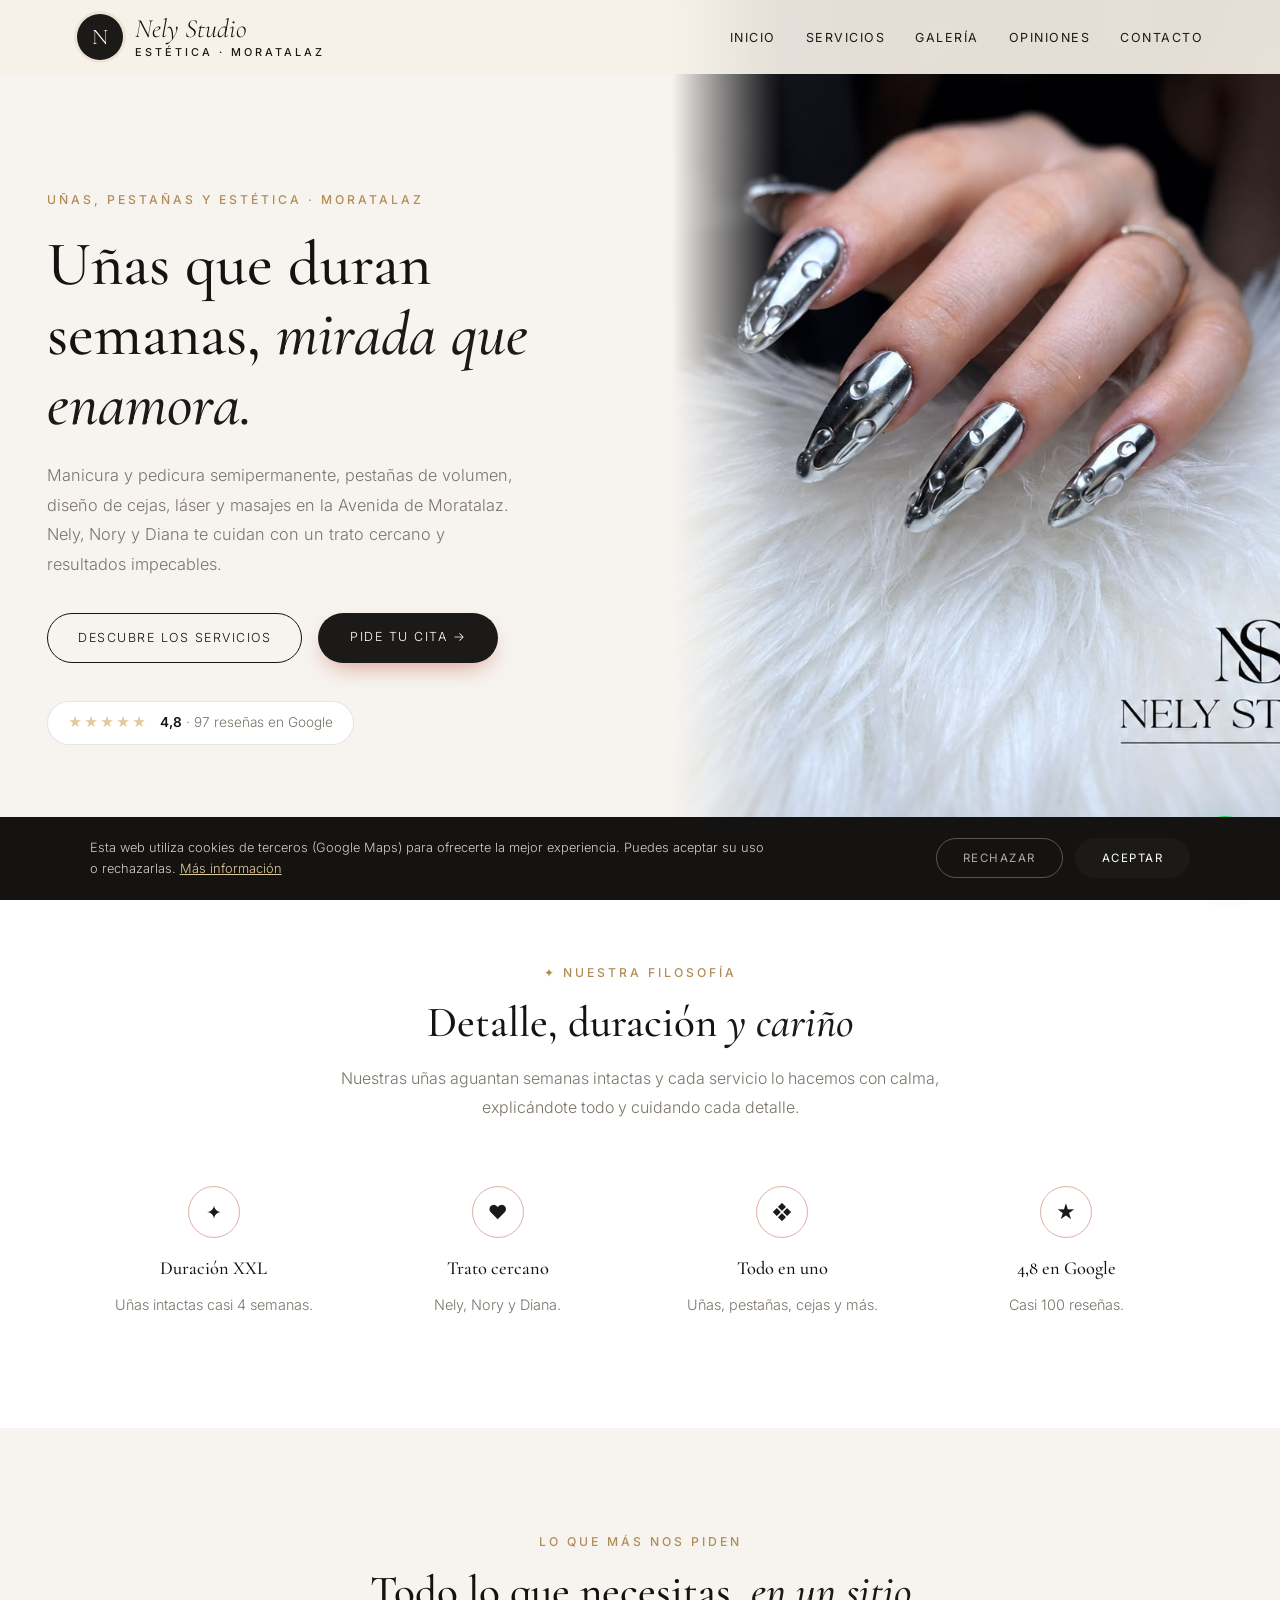
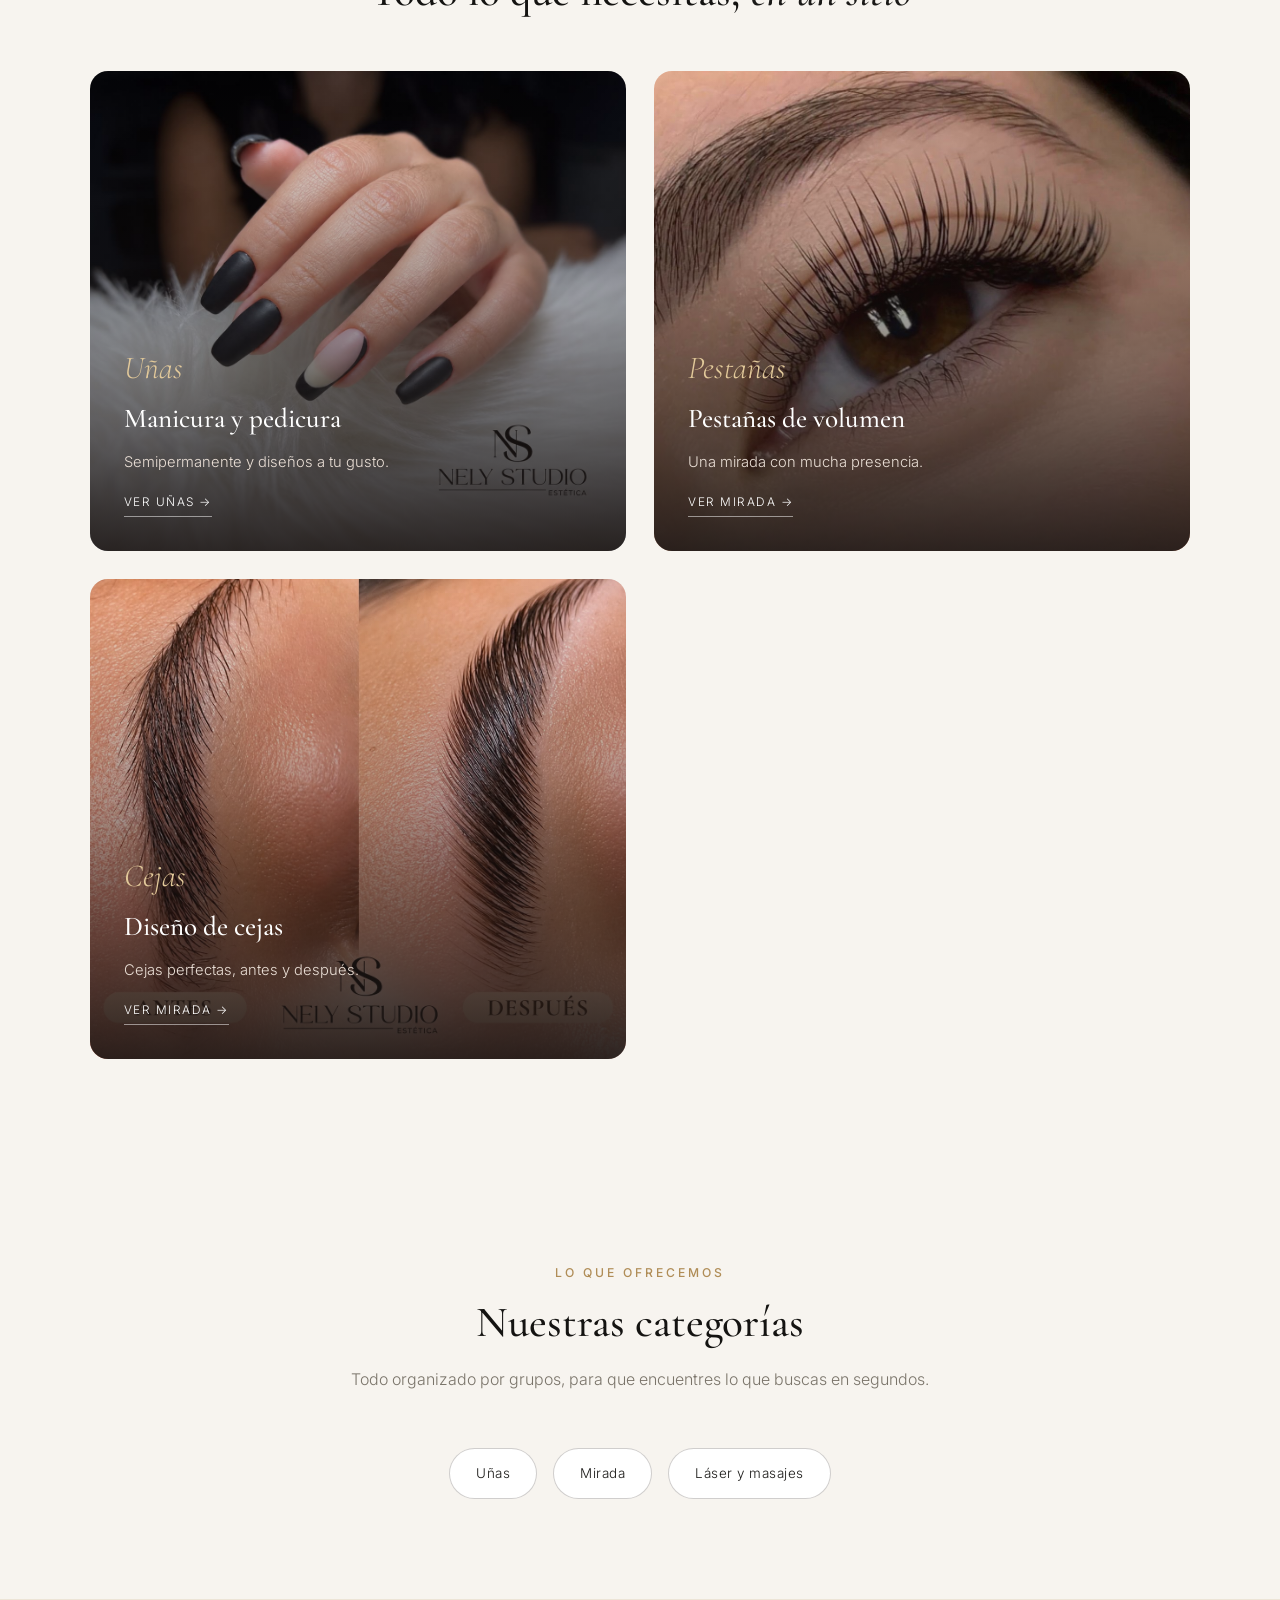
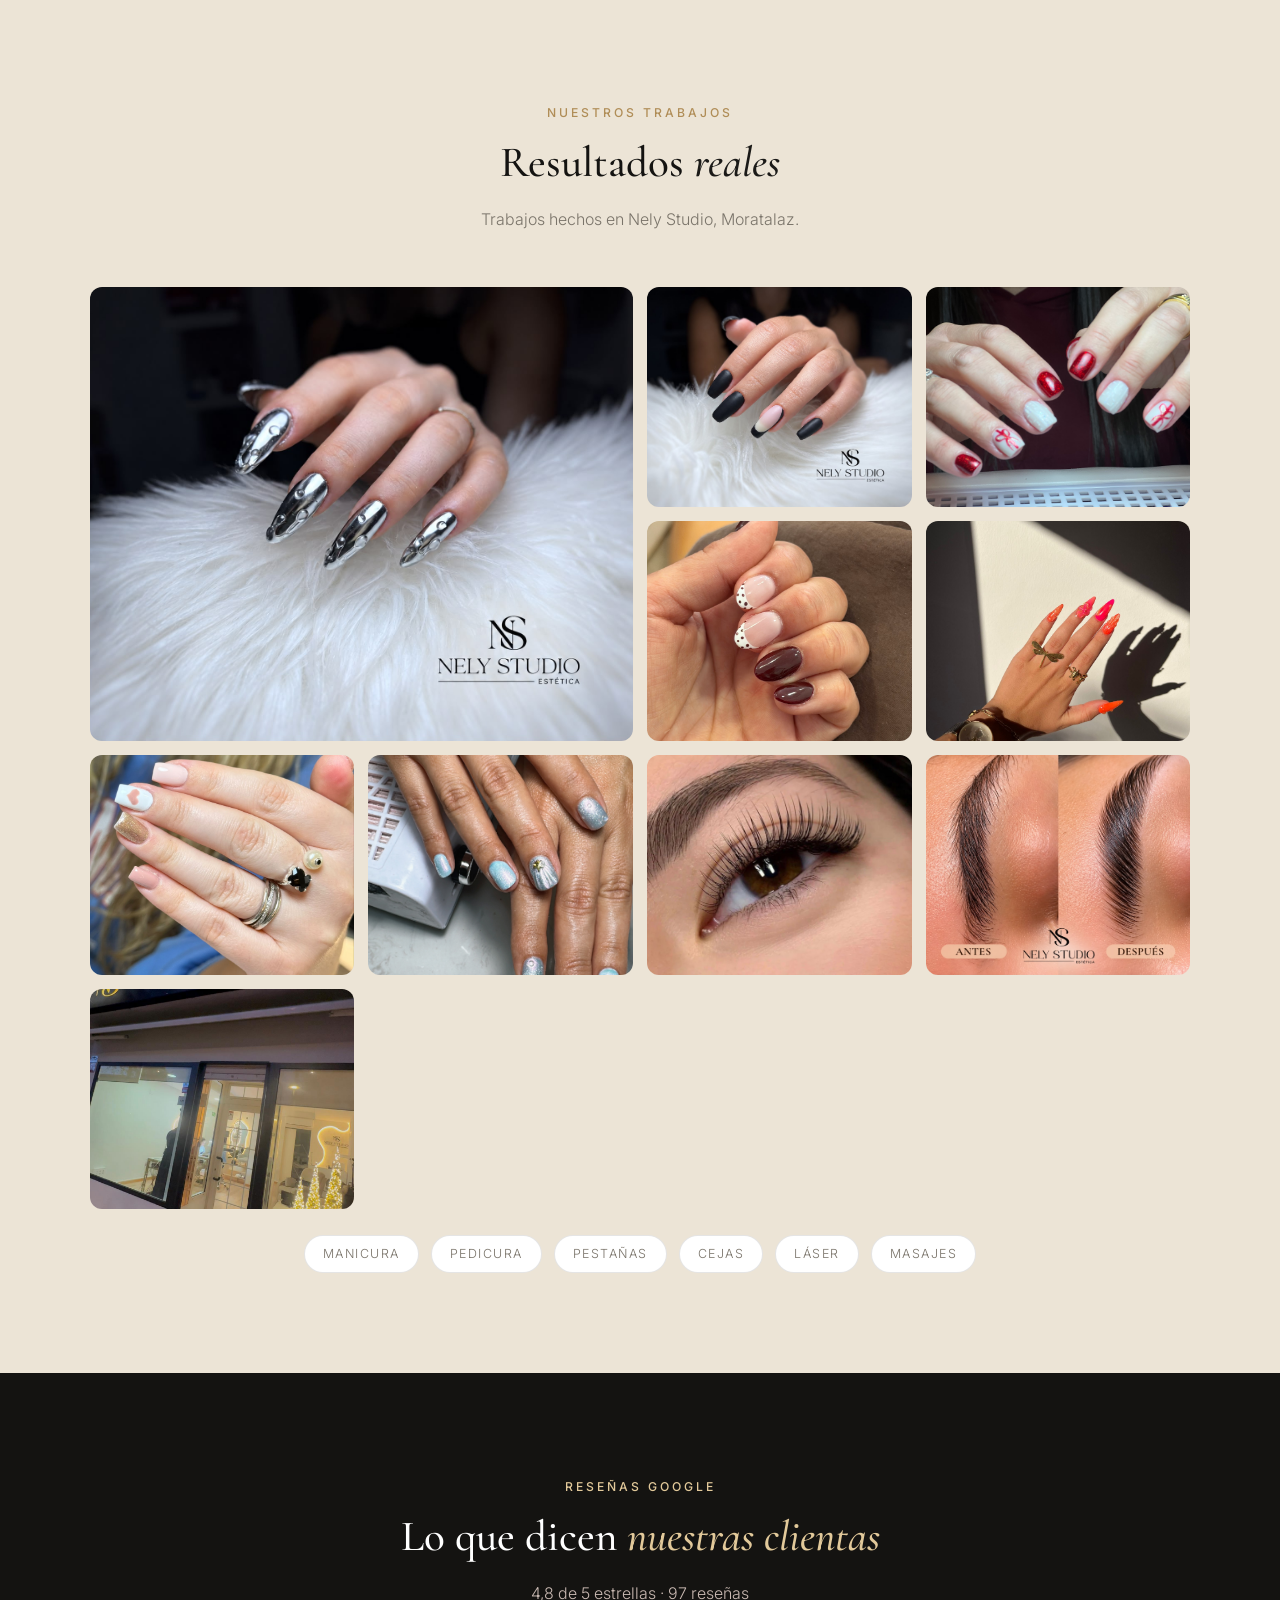
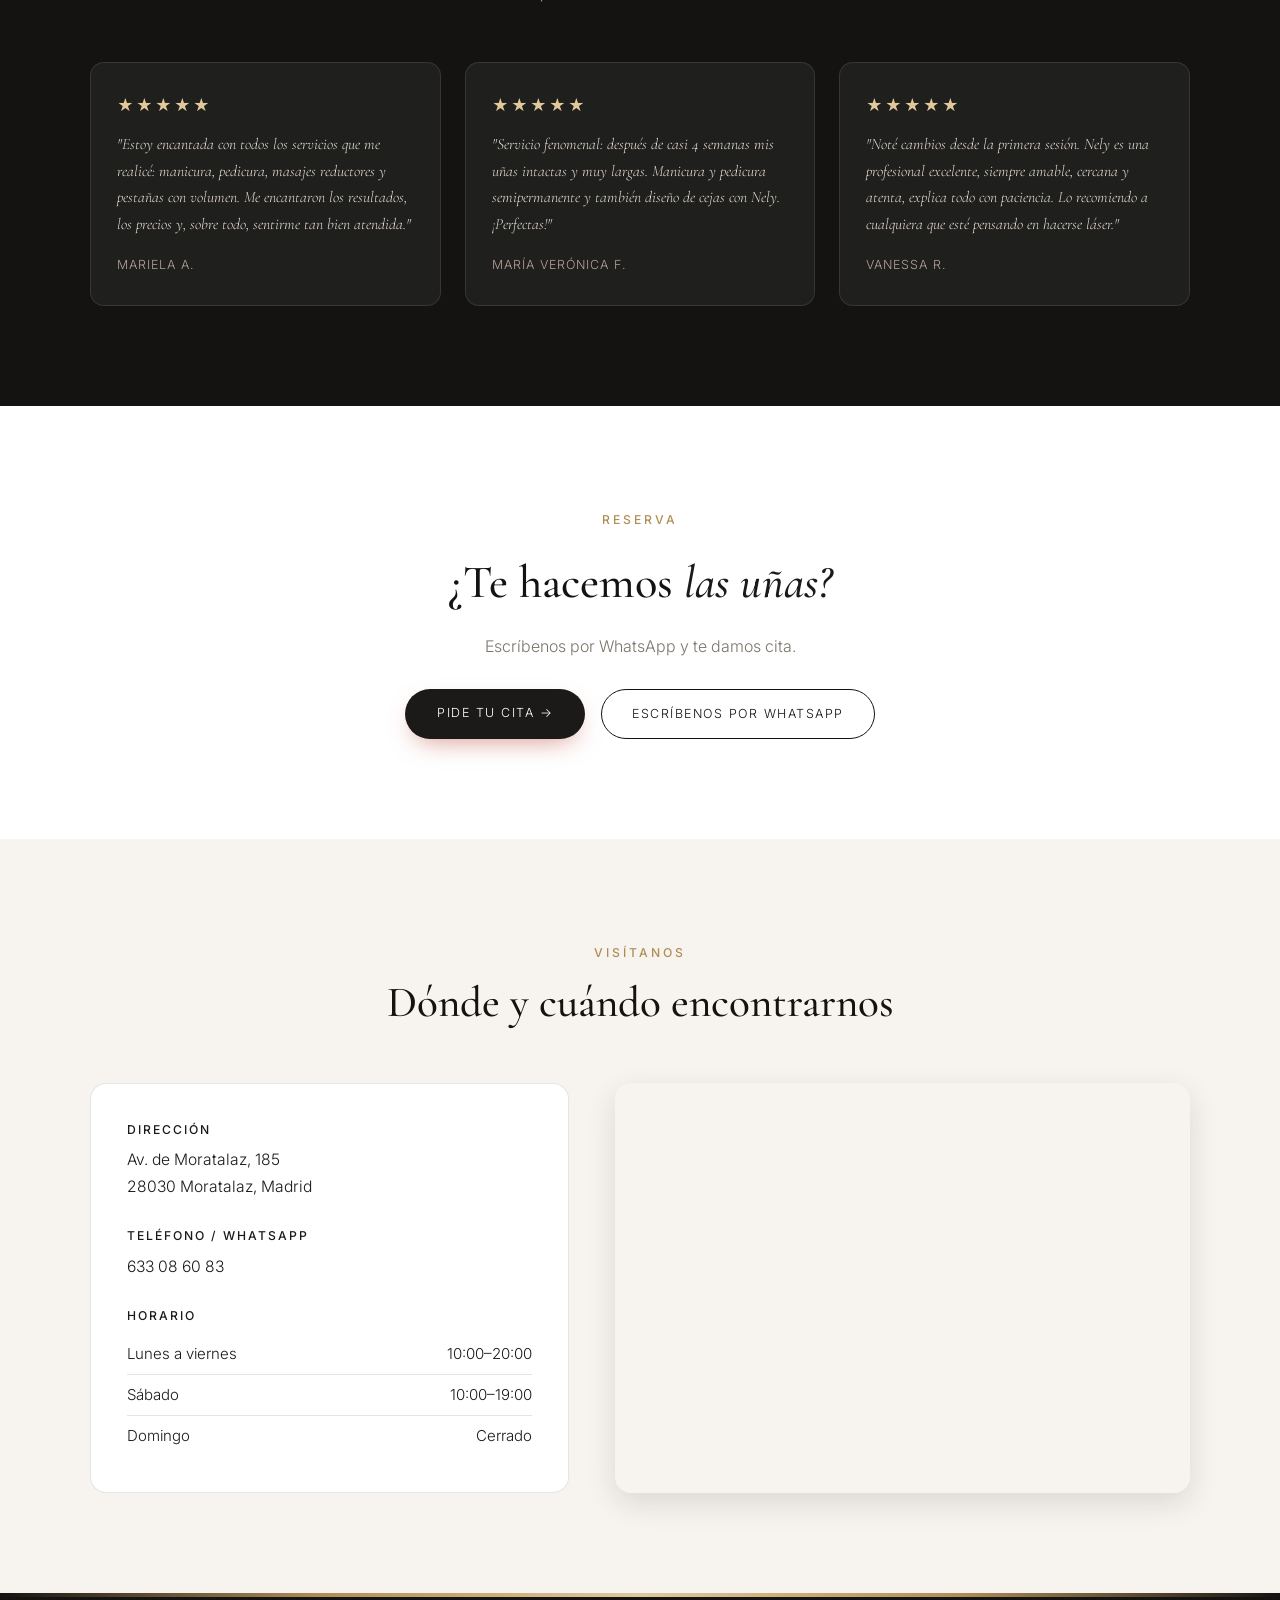
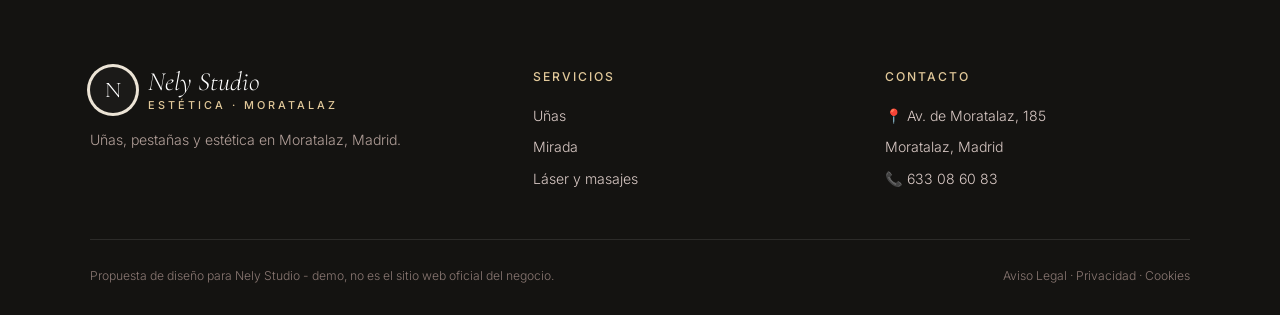
<file: index.html>
<!DOCTYPE html>
<html lang="es">
<head>
<meta charset="UTF-8">
<meta name="viewport" content="width=device-width, initial-scale=1.0">
<title>Nely Studio — Uñas, pestañas y estética en Moratalaz</title>
<meta name="description" content="Nely Studio, centro de estética en Av. de Moratalaz 185 (Madrid). Manicura y pedicura semipermanente, pestañas de volumen, cejas, láser y masajes con Nely, Nory y Diana. 4,8★ con 97 reseñas en Google.">
<meta name="theme-color" content="#141311">
<meta property="og:title" content="Nely Studio · Madrid">
<meta property="og:image" content="maps_05.jpg">

<link rel="preconnect" href="https://fonts.googleapis.com"><link rel="preconnect" href="https://fonts.gstatic.com" crossorigin><link href="https://fonts.googleapis.com/css2?family=Cormorant+Garamond:ital,wght@0,500;0,600;1,500&family=Inter:wght@300;400;500;600&display=swap" rel="stylesheet">
<link rel="stylesheet" href="styles.css">
</head>
<body>

<header id="header">
  <a href="index.html" class="logo" aria-label="Nely Studio, inicio"><span class="logo-mark">N</span><span class="logo-text"><span class="script">Nely Studio</span><small>estética · Moratalaz</small></span></a>
  <nav id="nav" aria-label="Navegación principal"><ul><li><a href="index.html#inicio">Inicio</a></li><li><a href="servicios.html">Servicios</a></li><li><a href="index.html#galeria">Galería</a></li><li><a href="index.html#opiniones">Opiniones</a></li><li><a href="index.html#contacto">Contacto</a></li></ul></nav><button class="nav-toggle" id="navToggle" aria-label="Abrir menú">☰</button>
</header>

<section class="hero" id="inicio">
  <div class="hero-text">
    <span class="eyebrow">Uñas, pestañas y estética · Moratalaz</span>
    <h1>Uñas que duran semanas, <em>mirada que enamora.</em></h1>
    <p>Manicura y pedicura semipermanente, pestañas de volumen, diseño de cejas, láser y masajes en la Avenida de Moratalaz. Nely, Nory y Diana te cuidan con un trato cercano y resultados impecables.</p>
    <div class="hero-ctas">
      <a href="servicios.html" class="btn-outline">Descubre los servicios</a>
      <a href="https://wa.me/34633086083?text=Hola%2C%20he%20visto%20vuestra%20web%20y%20me%20gustar%C3%ADa%20pedir%20cita%20en%20Nely%20Studio" class="btn-solid" target="_blank" rel="noopener">Pide tu cita →</a>
    </div>
    <a class="hero-rating" href="https://www.google.com/maps/search/?api=1&query=Nely+Studio,+Avenida+de+Moratalaz+185,+Madrid" target="_blank" rel="noopener"><span class="stars">★★★★★</span><span><strong>4,8</strong> · 97 reseñas en Google</span></a>
  </div>
  <div class="hero-img"><img src="maps_05.jpg" alt="Uñas cromadas de Nely Studio en Moratalaz" style="object-position:center 50%;"></div>
</section>

<section class="trust">
  <div class="section-head">
    <span class="eyebrow">✦ Nuestra filosofía</span>
    <h2>Detalle, duración <em>y cariño</em></h2>
    <p>Nuestras uñas aguantan semanas intactas y cada servicio lo hacemos con calma, explicándote todo y cuidando cada detalle.</p>
  </div>
  <div class="trust-grid">
    <div class="trust-card"><span class="trust-ic">✦</span><h3>Duración XXL</h3><p>Uñas intactas casi 4 semanas.</p></div>
    <div class="trust-card"><span class="trust-ic">♥</span><h3>Trato cercano</h3><p>Nely, Nory y Diana.</p></div>
    <div class="trust-card"><span class="trust-ic">❖</span><h3>Todo en uno</h3><p>Uñas, pestañas, cejas y más.</p></div>
    <div class="trust-card"><span class="trust-ic">★</span><h3>4,8 en Google</h3><p>Casi 100 reseñas.</p></div>
  </div>
</section>

<section class="worlds">
  <div class="section-head">
    <span class="eyebrow">Lo que más nos piden</span>
    <h2>Todo lo que necesitas, <em>en un sitio</em></h2>
  </div>
  <div class="worlds-grid">
    <a href="servicios.html#unas" class="world-card"><img src="maps_02.jpg" alt="Manicura y pedicura"><div class="world-text"><span class="script">Uñas</span><h3>Manicura y pedicura</h3><p>Semipermanente y diseños a tu gusto.</p><span class="world-link">Ver uñas →</span></div></a>
    <a href="servicios.html#mirada" class="world-card"><img src="maps_03.jpg" alt="Pestañas de volumen"><div class="world-text"><span class="script">Pestañas</span><h3>Pestañas de volumen</h3><p>Una mirada con mucha presencia.</p><span class="world-link">Ver mirada →</span></div></a>
    <a href="servicios.html#mirada" class="world-card"><img src="maps_01.jpg" alt="Diseño de cejas"><div class="world-text"><span class="script">Cejas</span><h3>Diseño de cejas</h3><p>Cejas perfectas, antes y después.</p><span class="world-link">Ver mirada →</span></div></a>
  </div>
</section>

<section>
  <div class="section-head">
    <span class="eyebrow">Lo que ofrecemos</span>
    <h2>Nuestras categorías</h2>
    <p>Todo organizado por grupos, para que encuentres lo que buscas en segundos.</p>
  </div>
  <div class="cat-pills">
    <a href="servicios.html#unas" class="cat-pill">Uñas</a>
    <a href="servicios.html#mirada" class="cat-pill">Mirada</a>
    <a href="servicios.html#cuerpo" class="cat-pill">Láser y masajes</a>
  </div>
</section>

<section class="gallery-wrap" id="galeria">
  <div class="section-head">
    <span class="eyebrow">Nuestros trabajos</span>
    <h2>Resultados <em>reales</em></h2>
    <p>Trabajos hechos en Nely Studio, Moratalaz.</p>
  </div>
  <div class="gallery">
    <figure class="big"><img src="maps_05.jpg" alt="Uñas cromadas" loading="lazy"></figure>
    <figure><img src="maps_02.jpg" alt="Uñas negras con francesa" loading="lazy"></figure>
    <figure><img src="maps_06.jpg" alt="Uñas de Navidad" loading="lazy"></figure>
    <figure><img src="maps_04.jpg" alt="Diseño con topitos" loading="lazy"></figure>
    <figure><img src="maps_08.jpg" alt="Uñas largas en naranja y rosa" loading="lazy"></figure>
    <figure><img src="maps_09.jpg" alt="Uñas nude con corazón" loading="lazy"></figure>
    <figure><img src="maps_07.jpg" alt="Uñas con brillo" loading="lazy"></figure>
    <figure><img src="maps_03.jpg" alt="Pestañas de volumen" loading="lazy"></figure>
    <figure><img src="maps_01.jpg" alt="Cejas antes y después" loading="lazy"></figure>
    <figure><img src="maps_10.jpg" alt="Fachada de Nely Studio" loading="lazy"></figure>
  </div>
  <div class="brands"><span>Manicura</span><span>Pedicura</span><span>Pestañas</span><span>Cejas</span><span>Láser</span><span>Masajes</span></div>
</section>

<section class="reviews-wrap" id="opiniones">
  <div class="section-head">
    <span class="eyebrow">Reseñas Google</span>
    <h2>Lo que dicen <em>nuestras clientas</em></h2>
    <p>4,8 de 5 estrellas · 97 reseñas</p>
  </div>
  <div class="review-grid">
    <div class="review-card"><div class="stars">★★★★★</div><p>"Estoy encantada con todos los servicios que me realicé: manicura, pedicura, masajes reductores y pestañas con volumen. Me encantaron los resultados, los precios y, sobre todo, sentirme tan bien atendida."</p><cite>Mariela A.</cite></div>
    <div class="review-card"><div class="stars">★★★★★</div><p>"Servicio fenomenal: después de casi 4 semanas mis uñas intactas y muy largas. Manicura y pedicura semipermanente y también diseño de cejas con Nely. ¡Perfectas!"</p><cite>María Verónica F.</cite></div>
    <div class="review-card"><div class="stars">★★★★★</div><p>"Noté cambios desde la primera sesión. Nely es una profesional excelente, siempre amable, cercana y atenta, explica todo con paciencia. Lo recomiendo a cualquiera que esté pensando en hacerse láser."</p><cite>Vanessa R.</cite></div>
  </div>
</section>

<section class="cta-section">
  <span class="eyebrow">Reserva</span>
  <h2>¿Te hacemos <em>las uñas?</em></h2>
  <p>Escríbenos por WhatsApp y te damos cita.</p>
  <div class="cta-row">
    <a href="https://wa.me/34633086083?text=Hola%2C%20he%20visto%20vuestra%20web%20y%20me%20gustar%C3%ADa%20pedir%20cita%20en%20Nely%20Studio" class="btn-solid" target="_blank" rel="noopener">Pide tu cita →</a>
    <a href="https://wa.me/34633086083?text=Hola%2C%20he%20visto%20vuestra%20web%20y%20me%20gustar%C3%ADa%20pedir%20cita%20en%20Nely%20Studio" class="btn-outline" target="_blank" rel="noopener">Escríbenos por WhatsApp</a>
  </div>
</section>

<section class="contact-section" id="contacto">
  <div class="section-head">
    <span class="eyebrow">Visítanos</span>
    <h2>Dónde y cuándo encontrarnos</h2>
  </div>
  <div class="contact-grid">
    <div class="contact-info">
      <div class="contact-block"><h3>Dirección</h3><p>Av. de Moratalaz, 185<br>28030 Moratalaz, Madrid</p></div>
      <div class="contact-block"><h3>Teléfono / WhatsApp</h3><p><a href="tel:+34633086083">633 08 60 83</a></p></div>
      <div class="contact-block"><h3>Horario</h3><ul class="hours-list"><li><span>Lunes a viernes</span><span>10:00–20:00</span></li><li><span>Sábado</span><span>10:00–19:00</span></li><li><span>Domingo</span><span>Cerrado</span></li></ul></div>
      
    </div>
    <div class="contact-map">
      <iframe title="Mapa de Nely Studio" src="https://www.google.com/maps?q=Nely+Studio,+Avenida+de+Moratalaz+185,+Madrid&output=embed" width="100%" height="100%" style="border:0;" allowfullscreen="" loading="lazy" referrerpolicy="no-referrer-when-downgrade"></iframe>
    </div>
  </div>
</section>

<footer>
  <div class="footer-grid">
    <div class="footer-brand">
      <a href="index.html" class="logo light"><span class="logo-mark">N</span><span class="logo-text"><span class="script">Nely Studio</span><small>estética · Moratalaz</small></span></a>
      <p>Uñas, pestañas y estética en Moratalaz, Madrid.</p>
    </div>
    <div><h4>Servicios</h4><ul><li><a href="servicios.html#unas">Uñas</a></li><li><a href="servicios.html#mirada">Mirada</a></li><li><a href="servicios.html#cuerpo">Láser y masajes</a></li></ul></div>
    <div><h4>Contacto</h4><ul><li>📍 Av. de Moratalaz, 185</li><li>Moratalaz, Madrid</li><li>📞 <a href="tel:+34633086083">633 08 60 83</a></li></ul></div>
  </div>
  <div class="footer-bottom">
    <span>Propuesta de diseño para Nely Studio - demo, no es el sitio web oficial del negocio.</span>
    <span><a href="aviso-legal.html">Aviso Legal</a> &middot; <a href="politica-privacidad.html">Privacidad</a> &middot; <a href="politica-cookies.html">Cookies</a></span>
  </div>
</footer>

<div id="cookie-banner" class="cookie-banner"><p>Esta web utiliza cookies de terceros (Google Maps) para ofrecerte la mejor experiencia. Puedes aceptar su uso o rechazarlas. <a href="politica-cookies.html">Más información</a></p><div class="cookie-actions"><button onclick="setCookieChoice('rejected')" class="ck-reject">Rechazar</button><button onclick="setCookieChoice('accepted')" class="ck-accept">Aceptar</button></div></div>
<div class="social-fabs"><a class="wa-fab" href="https://wa.me/34633086083?text=Hola%2C%20he%20visto%20vuestra%20web%20y%20me%20gustar%C3%ADa%20pedir%20cita%20en%20Nely%20Studio" target="_blank" rel="noopener" aria-label="Escribir por WhatsApp"><svg width="28" height="28" viewBox="0 0 24 24" fill="white"><path d="M17.5 14.4c-.3-.1-1.8-.9-2-1s-.5-.1-.7.1-.8 1-.9 1.2-.3.2-.6.1a8.2 8.2 0 0 1-2.4-1.5 9 9 0 0 1-1.7-2.1c-.2-.3 0-.5.1-.6l.4-.5.3-.5v-.5l-.9-2.2c-.2-.6-.5-.5-.7-.5h-.6a1.1 1.1 0 0 0-.8.4 3.4 3.4 0 0 0-1 2.5 5.9 5.9 0 0 0 1.2 3.1 13.5 13.5 0 0 0 5.2 4.6c2.6 1 2.6.7 3.1.6a2.6 2.6 0 0 0 1.7-1.2 2.1 2.1 0 0 0 .2-1.2c-.1-.1-.3-.2-.6-.3ZM12 21.8a9.8 9.8 0 0 1-5-1.4l-.4-.2-3.7 1 1-3.6-.2-.4A9.8 9.8 0 1 1 12 21.8Zm8.4-18.3A11.8 11.8 0 0 0 1.8 17.7L.2 23.8l6.3-1.6a11.8 11.8 0 0 0 5.6 1.4A11.8 11.8 0 0 0 20.4 3.5Z"/></svg></a></div>
<script src="main.js"></script>
</body>
</html>
</file>
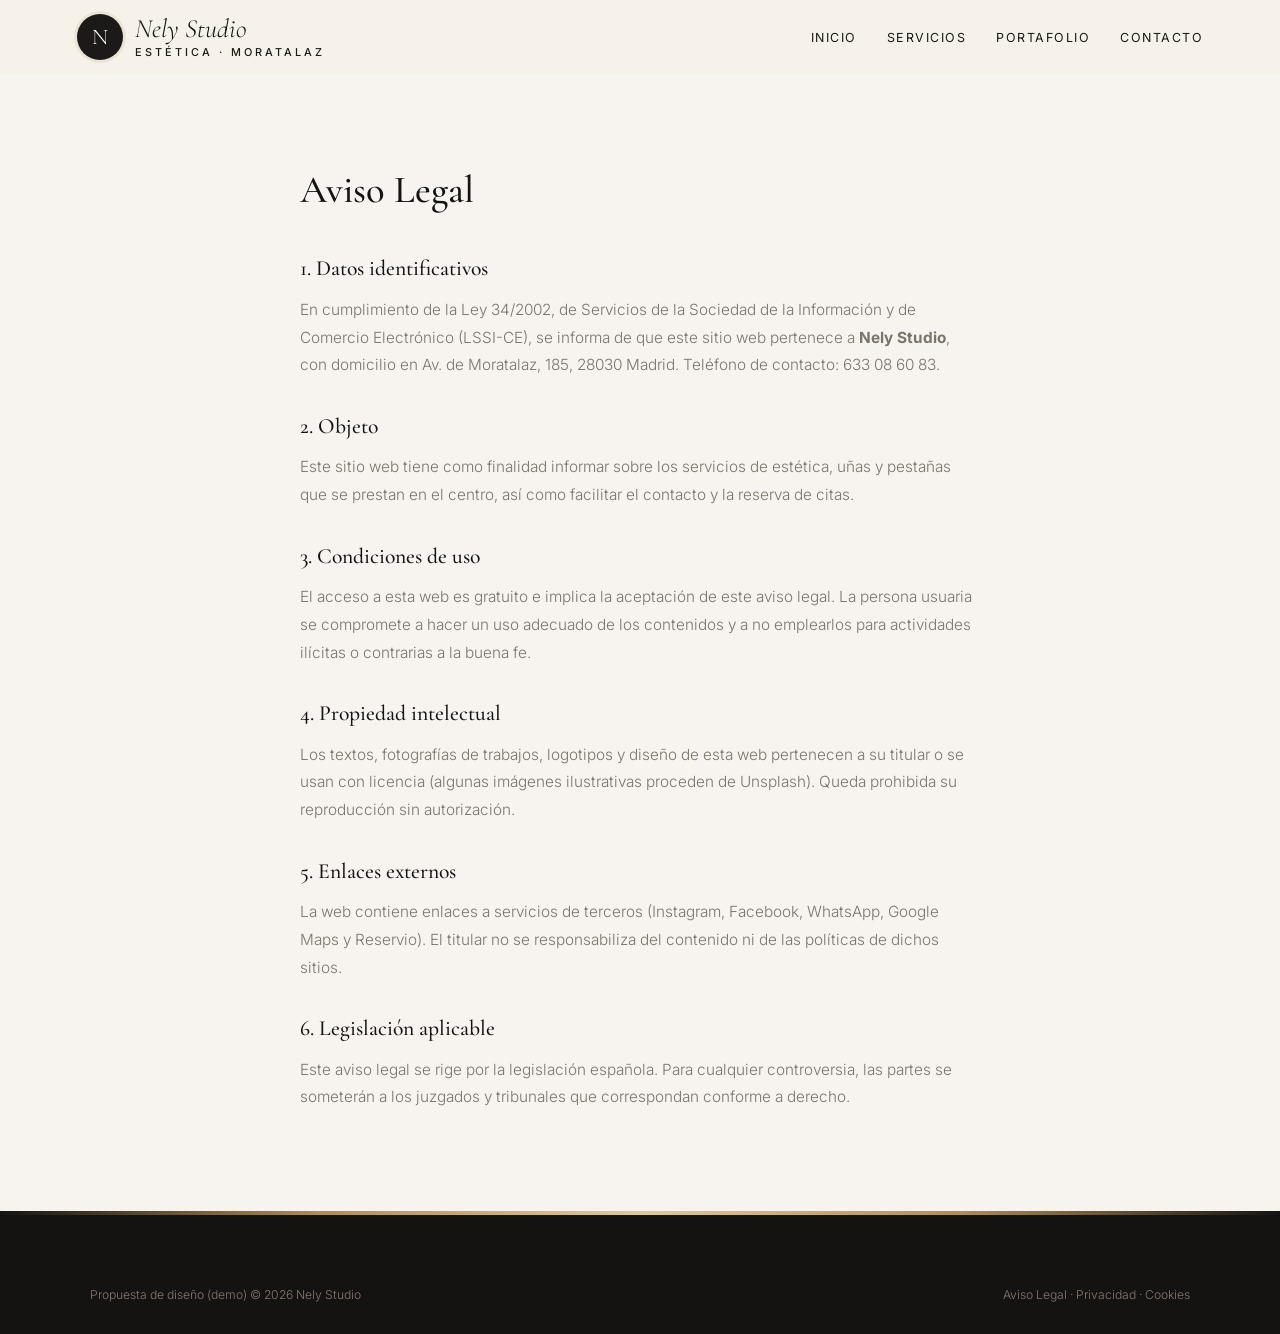
<file: aviso-legal.html>
<!DOCTYPE html>
<html lang="es">
<head>
<meta charset="UTF-8">
<meta name="viewport" content="width=device-width, initial-scale=1.0">
<title>Aviso Legal — Nely Studio</title>
<meta name="robots" content="noindex">

<link rel="preconnect" href="https://fonts.googleapis.com">
<link href="https://fonts.googleapis.com/css2?family=Cormorant+Garamond:ital,wght@0,500;0,600;1,500&family=Inter:wght@300;400;500;600&display=swap" rel="stylesheet">
<link rel="stylesheet" href="styles.css">
</head>
<body>
<header id="header" class="scrolled">
  <a href="index.html" class="logo" aria-label="Nely Studio, inicio">
    <span class="logo-mark">N</span>
    <span class="logo-text"><span class="script">Nely Studio</span><small>estética · Moratalaz</small></span>
  </a>
  <nav id="nav" aria-label="Navegación principal">
    <ul>
      <li><a href="index.html#inicio">Inicio</a></li>
      <li><a href="servicios.html">Servicios</a></li>
      <li><a href="portafolio.html">Portafolio</a></li>
      <li><a href="index.html#contacto">Contacto</a></li>
    </ul>
  </nav>
  <button class="nav-toggle" id="navToggle" aria-label="Abrir menú">☰</button>
</header>
<main class="legal"><h1>Aviso Legal</h1>
<h2>1. Datos identificativos</h2>
<p>En cumplimiento de la Ley 34/2002, de Servicios de la Sociedad de la Información y de Comercio Electrónico (LSSI-CE), se informa de que este sitio web pertenece a <strong>Nely Studio</strong>, con domicilio en Av. de Moratalaz, 185, 28030 Madrid. Teléfono de contacto: 633 08 60 83.</p>
<h2>2. Objeto</h2>
<p>Este sitio web tiene como finalidad informar sobre los servicios de estética, uñas y pestañas que se prestan en el centro, así como facilitar el contacto y la reserva de citas.</p>
<h2>3. Condiciones de uso</h2>
<p>El acceso a esta web es gratuito e implica la aceptación de este aviso legal. La persona usuaria se compromete a hacer un uso adecuado de los contenidos y a no emplearlos para actividades ilícitas o contrarias a la buena fe.</p>
<h2>4. Propiedad intelectual</h2>
<p>Los textos, fotografías de trabajos, logotipos y diseño de esta web pertenecen a su titular o se usan con licencia (algunas imágenes ilustrativas proceden de Unsplash). Queda prohibida su reproducción sin autorización.</p>
<h2>5. Enlaces externos</h2>
<p>La web contiene enlaces a servicios de terceros (Instagram, Facebook, WhatsApp, Google Maps y Reservio). El titular no se responsabiliza del contenido ni de las políticas de dichos sitios.</p>
<h2>6. Legislación aplicable</h2>
<p>Este aviso legal se rige por la legislación española. Para cualquier controversia, las partes se someterán a los juzgados y tribunales que correspondan conforme a derecho.</p></main>
<footer>
  <div class="footer-bottom" style="margin-top:0">
    <span>Propuesta de diseño (demo) © 2026 Nely Studio</span>
    <span><a href="aviso-legal.html">Aviso Legal</a> &middot; <a href="politica-privacidad.html">Privacidad</a> &middot; <a href="politica-cookies.html">Cookies</a></span>
  </div>
</footer>
<script src="main.js"></script>
</body>
</html>
</file>
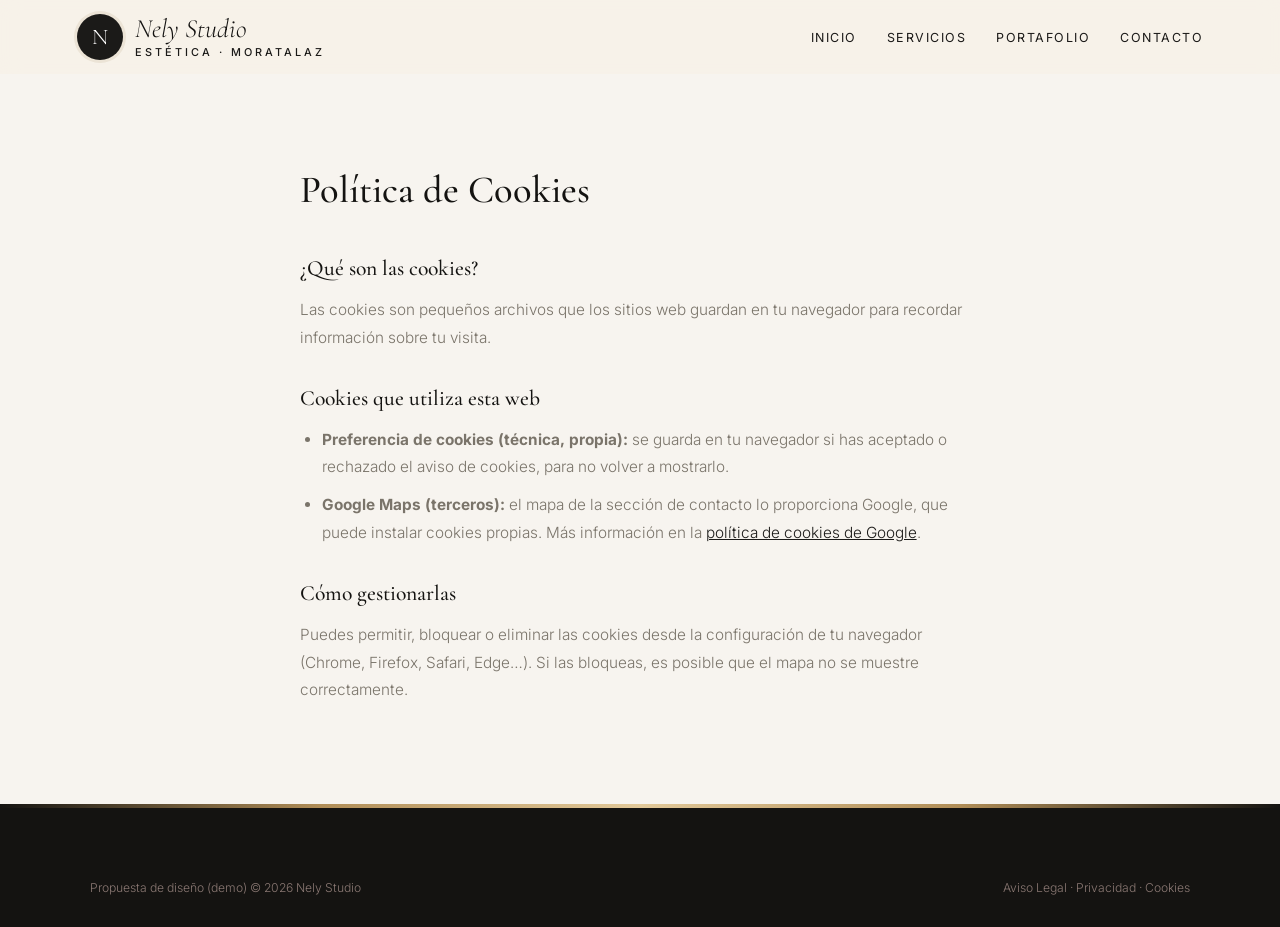
<file: politica-cookies.html>
<!DOCTYPE html>
<html lang="es">
<head>
<meta charset="UTF-8">
<meta name="viewport" content="width=device-width, initial-scale=1.0">
<title>Política de Cookies — Nely Studio</title>
<meta name="robots" content="noindex">

<link rel="preconnect" href="https://fonts.googleapis.com">
<link href="https://fonts.googleapis.com/css2?family=Cormorant+Garamond:ital,wght@0,500;0,600;1,500&family=Inter:wght@300;400;500;600&display=swap" rel="stylesheet">
<link rel="stylesheet" href="styles.css">
</head>
<body>
<header id="header" class="scrolled">
  <a href="index.html" class="logo" aria-label="Nely Studio, inicio">
    <span class="logo-mark">N</span>
    <span class="logo-text"><span class="script">Nely Studio</span><small>estética · Moratalaz</small></span>
  </a>
  <nav id="nav" aria-label="Navegación principal">
    <ul>
      <li><a href="index.html#inicio">Inicio</a></li>
      <li><a href="servicios.html">Servicios</a></li>
      <li><a href="portafolio.html">Portafolio</a></li>
      <li><a href="index.html#contacto">Contacto</a></li>
    </ul>
  </nav>
  <button class="nav-toggle" id="navToggle" aria-label="Abrir menú">☰</button>
</header>
<main class="legal"><h1>Política de Cookies</h1>
<h2>¿Qué son las cookies?</h2>
<p>Las cookies son pequeños archivos que los sitios web guardan en tu navegador para recordar información sobre tu visita.</p>
<h2>Cookies que utiliza esta web</h2>
<ul>
<li><strong>Preferencia de cookies (técnica, propia):</strong> se guarda en tu navegador si has aceptado o rechazado el aviso de cookies, para no volver a mostrarlo.</li>
<li><strong>Google Maps (terceros):</strong> el mapa de la sección de contacto lo proporciona Google, que puede instalar cookies propias. Más información en la <a href="https://policies.google.com/technologies/cookies" target="_blank" rel="noopener">política de cookies de Google</a>.</li>
</ul>
<h2>Cómo gestionarlas</h2>
<p>Puedes permitir, bloquear o eliminar las cookies desde la configuración de tu navegador (Chrome, Firefox, Safari, Edge…). Si las bloqueas, es posible que el mapa no se muestre correctamente.</p></main>
<footer>
  <div class="footer-bottom" style="margin-top:0">
    <span>Propuesta de diseño (demo) © 2026 Nely Studio</span>
    <span><a href="aviso-legal.html">Aviso Legal</a> &middot; <a href="politica-privacidad.html">Privacidad</a> &middot; <a href="politica-cookies.html">Cookies</a></span>
  </div>
</footer>
<script src="main.js"></script>
</body>
</html>
</file>
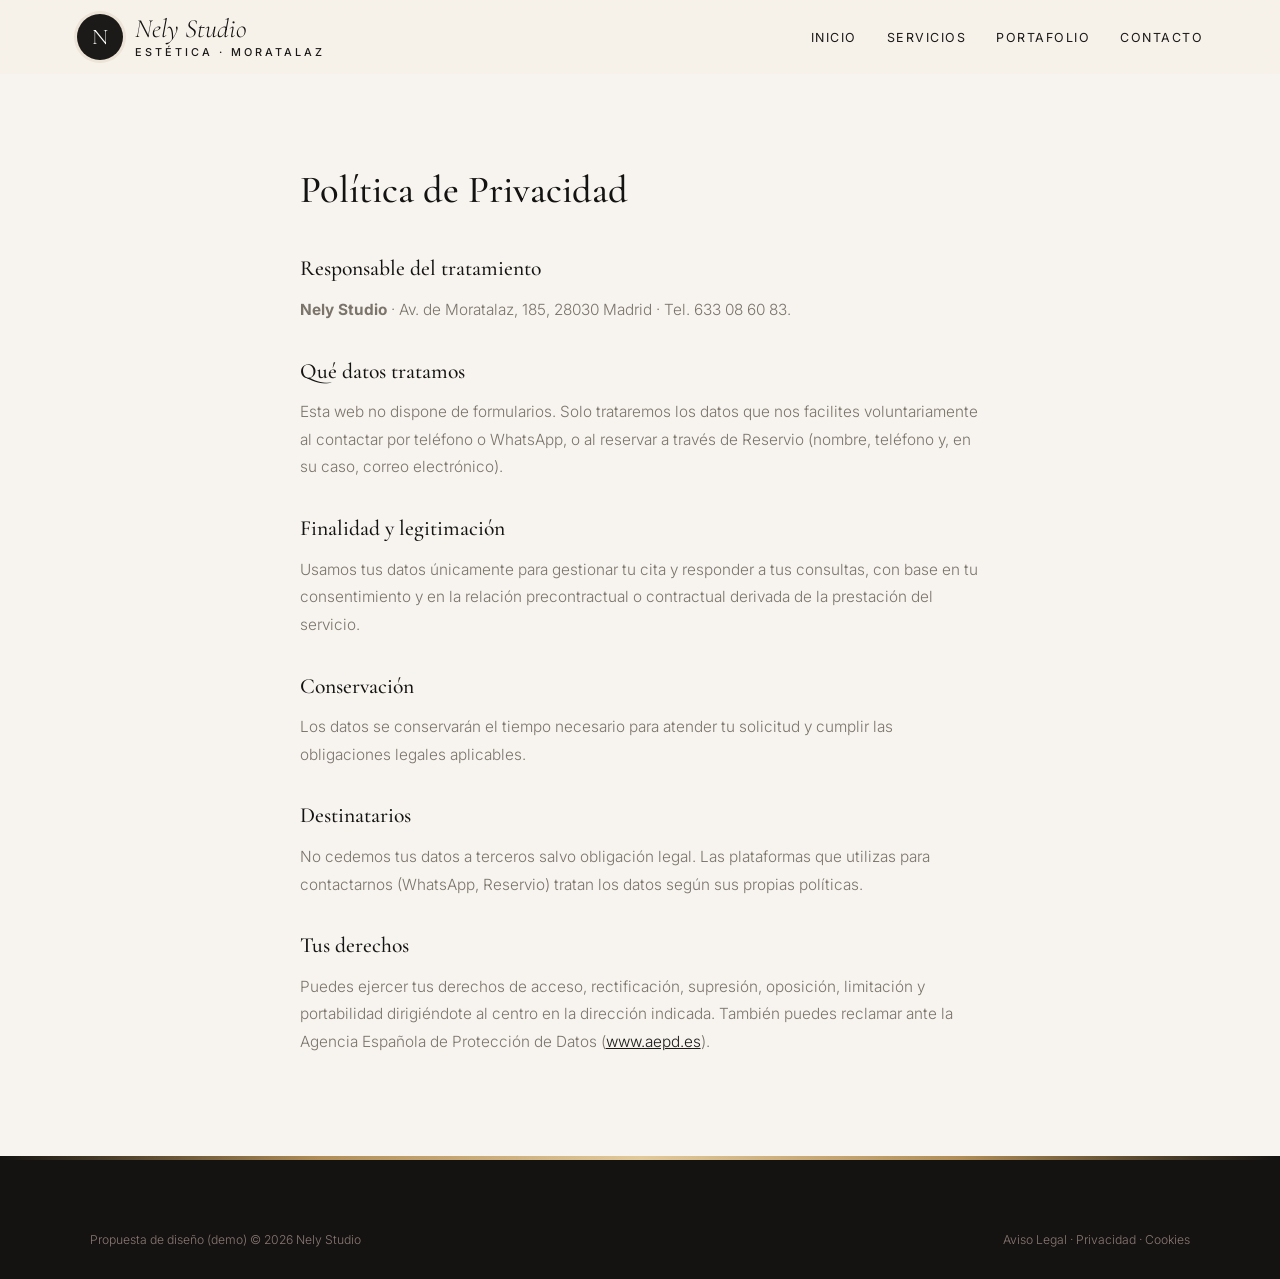
<file: politica-privacidad.html>
<!DOCTYPE html>
<html lang="es">
<head>
<meta charset="UTF-8">
<meta name="viewport" content="width=device-width, initial-scale=1.0">
<title>Política de Privacidad — Nely Studio</title>
<meta name="robots" content="noindex">

<link rel="preconnect" href="https://fonts.googleapis.com">
<link href="https://fonts.googleapis.com/css2?family=Cormorant+Garamond:ital,wght@0,500;0,600;1,500&family=Inter:wght@300;400;500;600&display=swap" rel="stylesheet">
<link rel="stylesheet" href="styles.css">
</head>
<body>
<header id="header" class="scrolled">
  <a href="index.html" class="logo" aria-label="Nely Studio, inicio">
    <span class="logo-mark">N</span>
    <span class="logo-text"><span class="script">Nely Studio</span><small>estética · Moratalaz</small></span>
  </a>
  <nav id="nav" aria-label="Navegación principal">
    <ul>
      <li><a href="index.html#inicio">Inicio</a></li>
      <li><a href="servicios.html">Servicios</a></li>
      <li><a href="portafolio.html">Portafolio</a></li>
      <li><a href="index.html#contacto">Contacto</a></li>
    </ul>
  </nav>
  <button class="nav-toggle" id="navToggle" aria-label="Abrir menú">☰</button>
</header>
<main class="legal"><h1>Política de Privacidad</h1>
<h2>Responsable del tratamiento</h2>
<p><strong>Nely Studio</strong> · Av. de Moratalaz, 185, 28030 Madrid · Tel. 633 08 60 83.</p>
<h2>Qué datos tratamos</h2>
<p>Esta web no dispone de formularios. Solo trataremos los datos que nos facilites voluntariamente al contactar por teléfono o WhatsApp, o al reservar a través de Reservio (nombre, teléfono y, en su caso, correo electrónico).</p>
<h2>Finalidad y legitimación</h2>
<p>Usamos tus datos únicamente para gestionar tu cita y responder a tus consultas, con base en tu consentimiento y en la relación precontractual o contractual derivada de la prestación del servicio.</p>
<h2>Conservación</h2>
<p>Los datos se conservarán el tiempo necesario para atender tu solicitud y cumplir las obligaciones legales aplicables.</p>
<h2>Destinatarios</h2>
<p>No cedemos tus datos a terceros salvo obligación legal. Las plataformas que utilizas para contactarnos (WhatsApp, Reservio) tratan los datos según sus propias políticas.</p>
<h2>Tus derechos</h2>
<p>Puedes ejercer tus derechos de acceso, rectificación, supresión, oposición, limitación y portabilidad dirigiéndote al centro en la dirección indicada. También puedes reclamar ante la Agencia Española de Protección de Datos (<a href="https://www.aepd.es" target="_blank" rel="noopener">www.aepd.es</a>).</p></main>
<footer>
  <div class="footer-bottom" style="margin-top:0">
    <span>Propuesta de diseño (demo) © 2026 Nely Studio</span>
    <span><a href="aviso-legal.html">Aviso Legal</a> &middot; <a href="politica-privacidad.html">Privacidad</a> &middot; <a href="politica-cookies.html">Cookies</a></span>
  </div>
</footer>
<script src="main.js"></script>
</body>
</html>
</file>
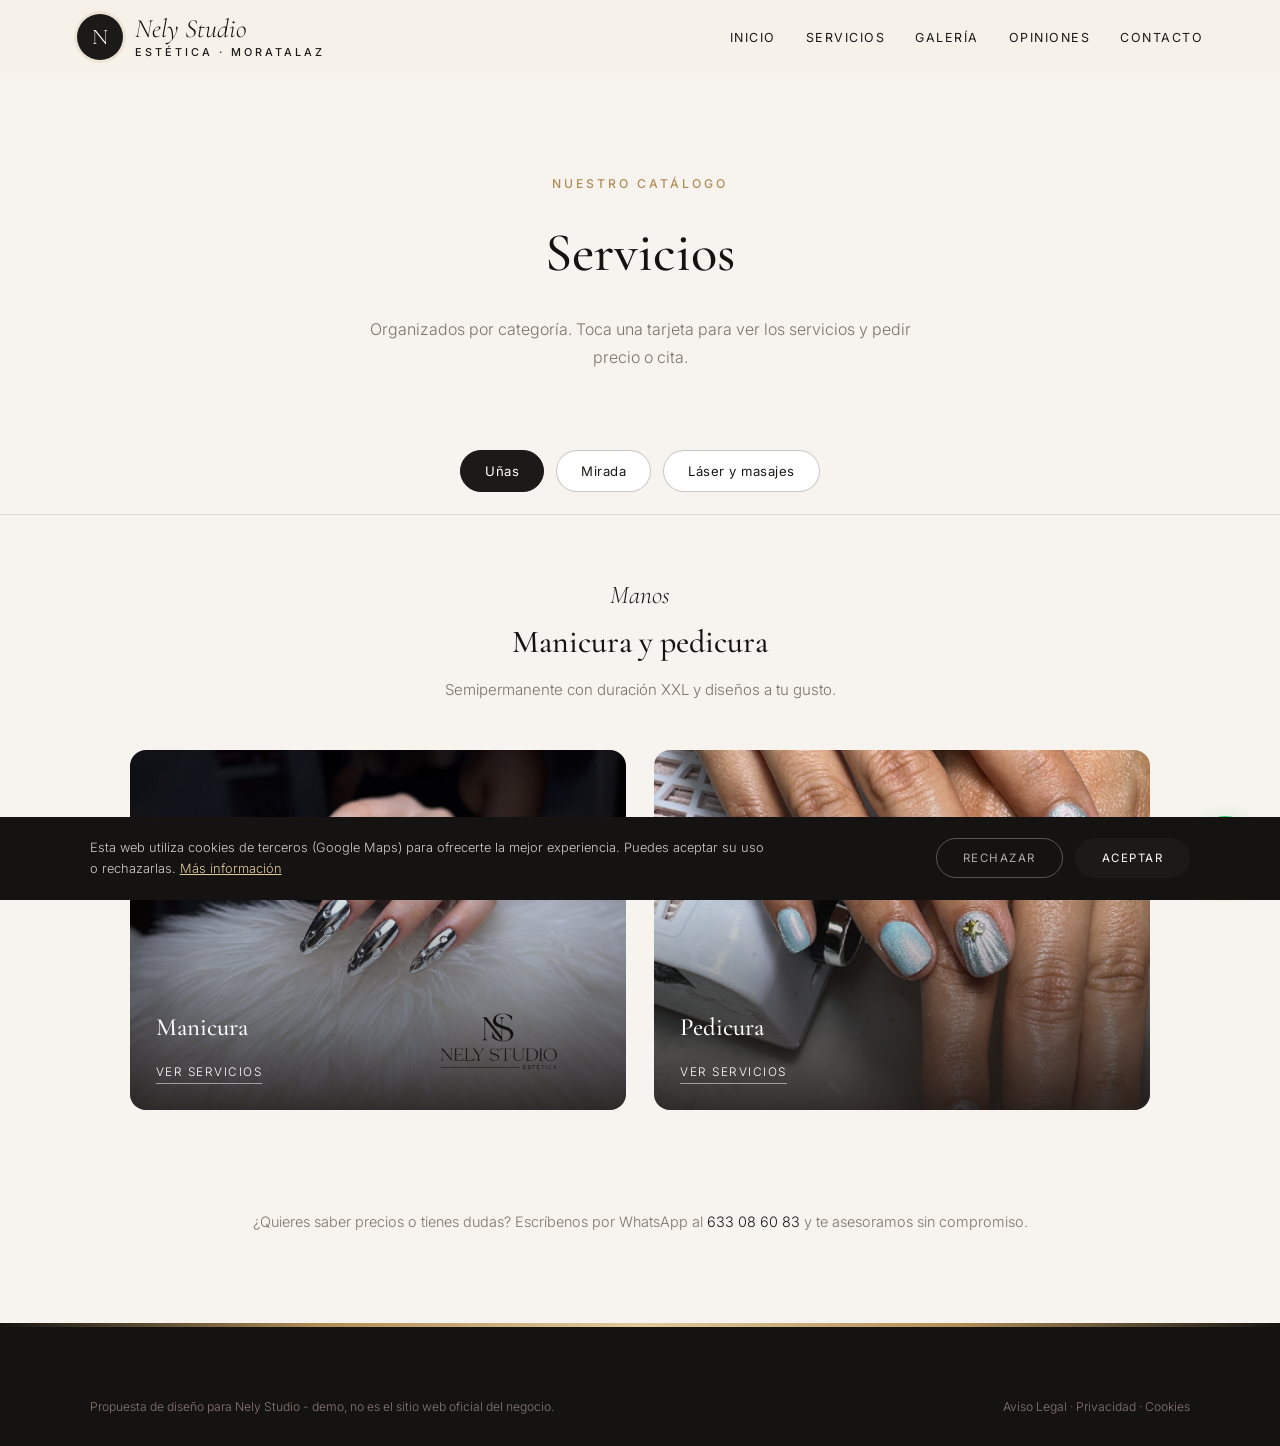
<file: servicios.html>
<!DOCTYPE html>
<html lang="es">
<head>
<meta charset="UTF-8">
<meta name="viewport" content="width=device-width, initial-scale=1.0">
<title>Servicios — Nely Studio · Madrid</title>
<meta name="description" content="Servicios de Nely Studio en Madrid.">

<link rel="preconnect" href="https://fonts.googleapis.com"><link rel="preconnect" href="https://fonts.gstatic.com" crossorigin><link href="https://fonts.googleapis.com/css2?family=Cormorant+Garamond:ital,wght@0,500;0,600;1,500&family=Inter:wght@300;400;500;600&display=swap" rel="stylesheet">
<link rel="stylesheet" href="styles.css">
</head>
<body>

<header id="header" class="scrolled">
  <a href="index.html" class="logo" aria-label="Nely Studio, inicio"><span class="logo-mark">N</span><span class="logo-text"><span class="script">Nely Studio</span><small>estética · Moratalaz</small></span></a>
  <nav id="nav" aria-label="Navegación principal"><ul><li><a href="index.html#inicio">Inicio</a></li><li><a href="servicios.html">Servicios</a></li><li><a href="index.html#galeria">Galería</a></li><li><a href="index.html#opiniones">Opiniones</a></li><li><a href="index.html#contacto">Contacto</a></li></ul></nav><button class="nav-toggle" id="navToggle" aria-label="Abrir menú">☰</button>
</header>

<div class="page-hero">
  <span class="eyebrow">Nuestro catálogo</span>
  <h1>Servicios</h1>
  <p>Organizados por categoría. Toca una tarjeta para ver los servicios y pedir precio o cita.</p>
</div>

<div class="tabs">
  <button class="tab-btn active" data-tab="unas">Uñas</button>
  <button class="tab-btn" data-tab="mirada">Mirada</button>
  <button class="tab-btn" data-tab="cuerpo">Láser y masajes</button>
  
</div>

<div class="tab-panel active" id="unas">
  <div class="tab-intro"><span class="script">Manos</span><h2>Manicura y pedicura</h2><p>Semipermanente con duración XXL y diseños a tu gusto.</p></div>
  <div class="cat-grid">
    <div class="cat-card" onclick="openModal('manicura')"><img src="maps_05.jpg" alt="Manicura" loading="lazy"><div class="cat-card-text"><h3>Manicura</h3><span>Ver servicios</span></div></div>
    <div class="cat-card" onclick="openModal('pedicura')"><img src="maps_07.jpg" alt="Pedicura" loading="lazy"><div class="cat-card-text"><h3>Pedicura</h3><span>Ver servicios</span></div></div>
  </div>
</div>

<div class="tab-panel" id="mirada">
  <div class="tab-intro"><span class="script">Mirada</span><h2>Pestañas y cejas</h2><p>Una mirada definida y natural.</p></div>
  <div class="cat-grid">
    <div class="cat-card" onclick="openModal('pestanas')"><img src="maps_03.jpg" alt="Pestañas" loading="lazy"><div class="cat-card-text"><h3>Pestañas</h3><span>Ver servicios</span></div></div>
    <div class="cat-card" onclick="openModal('cejas')"><img src="maps_01.jpg" alt="Cejas" loading="lazy"><div class="cat-card-text"><h3>Cejas</h3><span>Ver servicios</span></div></div>
  </div>
</div>

<div class="tab-panel" id="cuerpo">
  <div class="tab-intro"><span class="script">Cuerpo</span><h2>Láser y masajes</h2><p>Resultados desde la primera sesión.</p></div>
  <div class="cat-grid">
    <div class="cat-card" onclick="openModal('laser')"><img src="maps_10.jpg" alt="Depilación láser" loading="lazy"><div class="cat-card-text"><h3>Depilación láser</h3><span>Ver servicios</span></div></div>
    <div class="cat-card" onclick="openModal('masajes')"><img src="maps_10.jpg" alt="Masajes reductores" loading="lazy"><div class="cat-card-text"><h3>Masajes reductores</h3><span>Ver servicios</span></div></div>
  </div>
</div>


<p class="services-note">¿Quieres saber precios o tienes dudas? Escríbenos por WhatsApp al <a href="https://wa.me/34633086083" target="_blank" rel="noopener" style="color:var(--red)">633 08 60 83</a> y te asesoramos sin compromiso.</p>

<div class="modal-overlay" id="modal-manicura"><div class="modal">
  <button class="modal-close" onclick="closeModal('manicura')" aria-label="Cerrar">×</button>
  <h3>Manicura</h3><p class="modal-sub">Semipermanente</p>
  <div class="svc-row"><div><div class="svc-name">Esmaltado semipermanente</div><span class="svc-desc"></span></div><div class="svc-price">Consultar</div></div>
  <div class="svc-row"><div><div class="svc-name">Diseños, cromados y francesa</div><span class="svc-desc"></span></div><div class="svc-price">Consultar</div></div>
  <a class="modal-cta alt" href="https://wa.me/34633086083?text=Hola%2C%20quiero%20informaci%C3%B3n%20sobre%20manicura" target="_blank" rel="noopener">Pedir cita por WhatsApp</a>
</div></div>

<div class="modal-overlay" id="modal-pedicura"><div class="modal">
  <button class="modal-close" onclick="closeModal('pedicura')" aria-label="Cerrar">×</button>
  <h3>Pedicura</h3><p class="modal-sub">Semipermanente</p>
  <div class="svc-row"><div><div class="svc-name">Pedicura con esmaltado semipermanente</div><span class="svc-desc"></span></div><div class="svc-price">Consultar</div></div>
  <a class="modal-cta alt" href="https://wa.me/34633086083?text=Hola%2C%20quiero%20informaci%C3%B3n%20sobre%20pedicura" target="_blank" rel="noopener">Pedir cita por WhatsApp</a>
</div></div>

<div class="modal-overlay" id="modal-pestanas"><div class="modal">
  <button class="modal-close" onclick="closeModal('pestanas')" aria-label="Cerrar">×</button>
  <h3>Pestañas</h3><p class="modal-sub">Volumen</p>
  <div class="svc-row"><div><div class="svc-name">Extensiones de pestañas con volumen</div><span class="svc-desc"></span></div><div class="svc-price">Consultar</div></div>
  <a class="modal-cta alt" href="https://wa.me/34633086083?text=Hola%2C%20quiero%20informaci%C3%B3n%20sobre%20pesta%C3%B1as" target="_blank" rel="noopener">Pedir cita por WhatsApp</a>
</div></div>

<div class="modal-overlay" id="modal-cejas"><div class="modal">
  <button class="modal-close" onclick="closeModal('cejas')" aria-label="Cerrar">×</button>
  <h3>Cejas</h3><p class="modal-sub">Diseño</p>
  <div class="svc-row"><div><div class="svc-name">Diseño de cejas</div><span class="svc-desc"></span></div><div class="svc-price">Consultar</div></div>
  <a class="modal-cta alt" href="https://wa.me/34633086083?text=Hola%2C%20quiero%20informaci%C3%B3n%20sobre%20cejas" target="_blank" rel="noopener">Pedir cita por WhatsApp</a>
</div></div>

<div class="modal-overlay" id="modal-laser"><div class="modal">
  <button class="modal-close" onclick="closeModal('laser')" aria-label="Cerrar">×</button>
  <h3>Depilación láser</h3><p class="modal-sub">Con Nely</p>
  <div class="svc-row"><div><div class="svc-name">Sesiones de láser</div><span class="svc-desc"></span></div><div class="svc-price">Consultar</div></div>
  <a class="modal-cta alt" href="https://wa.me/34633086083?text=Hola%2C%20quiero%20informaci%C3%B3n%20sobre%20depilaci%C3%B3n%20l%C3%A1ser" target="_blank" rel="noopener">Pedir cita por WhatsApp</a>
</div></div>

<div class="modal-overlay" id="modal-masajes"><div class="modal">
  <button class="modal-close" onclick="closeModal('masajes')" aria-label="Cerrar">×</button>
  <h3>Masajes reductores</h3><p class="modal-sub">Corporal</p>
  <div class="svc-row"><div><div class="svc-name">Masajes reductores</div><span class="svc-desc"></span></div><div class="svc-price">Consultar</div></div>
  <a class="modal-cta alt" href="https://wa.me/34633086083?text=Hola%2C%20quiero%20informaci%C3%B3n%20sobre%20masajes%20reductores" target="_blank" rel="noopener">Pedir cita por WhatsApp</a>
</div></div>


<footer>
  <div class="footer-bottom" style="margin-top:0">
    <span>Propuesta de diseño para Nely Studio - demo, no es el sitio web oficial del negocio.</span>
    <span><a href="aviso-legal.html">Aviso Legal</a> &middot; <a href="politica-privacidad.html">Privacidad</a> &middot; <a href="politica-cookies.html">Cookies</a></span>
  </div>
</footer>

<div id="cookie-banner" class="cookie-banner"><p>Esta web utiliza cookies de terceros (Google Maps) para ofrecerte la mejor experiencia. Puedes aceptar su uso o rechazarlas. <a href="politica-cookies.html">Más información</a></p><div class="cookie-actions"><button onclick="setCookieChoice('rejected')" class="ck-reject">Rechazar</button><button onclick="setCookieChoice('accepted')" class="ck-accept">Aceptar</button></div></div>
<div class="social-fabs"><a class="wa-fab" href="https://wa.me/34633086083?text=Hola%2C%20he%20visto%20vuestra%20web%20y%20me%20gustar%C3%ADa%20pedir%20cita%20en%20Nely%20Studio" target="_blank" rel="noopener" aria-label="Escribir por WhatsApp"><svg width="28" height="28" viewBox="0 0 24 24" fill="white"><path d="M17.5 14.4c-.3-.1-1.8-.9-2-1s-.5-.1-.7.1-.8 1-.9 1.2-.3.2-.6.1a8.2 8.2 0 0 1-2.4-1.5 9 9 0 0 1-1.7-2.1c-.2-.3 0-.5.1-.6l.4-.5.3-.5v-.5l-.9-2.2c-.2-.6-.5-.5-.7-.5h-.6a1.1 1.1 0 0 0-.8.4 3.4 3.4 0 0 0-1 2.5 5.9 5.9 0 0 0 1.2 3.1 13.5 13.5 0 0 0 5.2 4.6c2.6 1 2.6.7 3.1.6a2.6 2.6 0 0 0 1.7-1.2 2.1 2.1 0 0 0 .2-1.2c-.1-.1-.3-.2-.6-.3ZM12 21.8a9.8 9.8 0 0 1-5-1.4l-.4-.2-3.7 1 1-3.6-.2-.4A9.8 9.8 0 1 1 12 21.8Zm8.4-18.3A11.8 11.8 0 0 0 1.8 17.7L.2 23.8l6.3-1.6a11.8 11.8 0 0 0 5.6 1.4A11.8 11.8 0 0 0 20.4 3.5Z"/></svg></a></div>
<script src="main.js"></script>
</body>
</html>
</file>
<file: styles.css>
:root{
  --cream:#f7f4ef; --paper:#ffffff; --tint:#ece4d6; --ink:#1b1a18; --dark:#141311; --muted:#7a746a;
  --red:#1b1a18; --red-dark:#000000; --teal:#b08d57; --gold:#e2c99a; --line:rgba(0,0,0,.1);
  --brand-gradient:linear-gradient(90deg,#141311,#b08d57,#e2c99a,#b08d57,#141311);
}
*{margin:0;padding:0;box-sizing:border-box;}
html{scroll-behavior:smooth;}
body{font-family:'Inter',sans-serif;background:var(--cream);color:var(--ink);overflow-x:hidden;font-weight:300;line-height:1.6;}
a{text-decoration:none;color:inherit;}
h1,h2,h3{font-family:'Cormorant Garamond',serif;font-weight:500;}
h1 em,h2 em{font-style:italic;color:var(--red);}
img{max-width:100%;display:block;}
.script{font-family:'Cormorant Garamond',serif;font-style:italic;}

/* HEADER */
header{position:fixed;top:0;left:0;right:0;z-index:100;display:flex;justify-content:space-between;align-items:center;padding:14px 6%;background:rgba(247,241,233,.92);backdrop-filter:blur(10px);-webkit-backdrop-filter:blur(10px);transition:box-shadow .3s,padding .3s;}
header.scrolled{box-shadow:0 2px 24px rgba(28,22,20,.1);padding:8px 6%;}
.logo{display:flex;align-items:center;gap:12px;color:var(--dark);}
.logo-badge{width:58px;height:58px;border-radius:50%;object-fit:cover;box-shadow:0 0 0 2px var(--gold),0 6px 16px rgba(28,22,20,.15);transition:width .3s,height .3s;}
header.scrolled .logo-badge{width:46px;height:46px;}
.logo-text{display:flex;flex-direction:column;line-height:1;}
.logo-text .script{font-size:1.65rem;color:var(--dark);}
.logo-text small{font-size:.68rem;letter-spacing:3px;text-transform:uppercase;color:var(--red);margin-top:4px;font-weight:500;}
.logo.light .logo-text .script{color:#fff;}
.logo.light .logo-text small{color:var(--gold);}
nav ul{list-style:none;display:flex;gap:30px;}
nav a{font-size:.78rem;letter-spacing:1.5px;text-transform:uppercase;font-weight:400;position:relative;padding:4px 0;}
nav a::after{content:"";position:absolute;left:0;bottom:-2px;height:1px;width:100%;background:var(--red);transform:scaleX(0);transform-origin:right;transition:transform .3s;}
nav a:hover::after{transform:scaleX(1);transform-origin:left;}
.nav-toggle{display:none;font-size:1.6rem;background:none;border:none;color:var(--dark);cursor:pointer;}

/* BOTONES */
.btn-outline{display:inline-block;border:1px solid var(--dark);color:var(--dark);padding:14px 30px;font-size:.78rem;letter-spacing:1.5px;text-transform:uppercase;border-radius:40px;transition:all .25s;}
.btn-outline:hover{background:var(--dark);color:var(--cream);}
.btn-outline.light{border-color:rgba(255,255,255,.5);color:#fff;}
.btn-outline.light:hover{background:#fff;color:var(--dark);}
.btn-solid{display:inline-block;background:var(--red);color:#fff;padding:14px 32px;font-size:.78rem;letter-spacing:1.5px;text-transform:uppercase;border-radius:40px;transition:transform .25s,box-shadow .25s,background .25s;box-shadow:0 10px 26px -10px rgba(181,64,44,.6);}
.btn-solid:hover{transform:translateY(-2px);background:var(--red-dark);}

/* HERO */
.hero{min-height:95vh;display:grid;grid-template-columns:1.05fr .95fr;align-items:stretch;padding:0;}
.hero-text{display:flex;flex-direction:column;justify-content:center;padding:150px 7% 70px;}
.eyebrow{display:inline-block;color:var(--teal);text-transform:uppercase;letter-spacing:3px;font-size:.76rem;font-weight:500;}
.hero-text .eyebrow{margin-bottom:20px;}
.hero-text h1{font-size:clamp(2.4rem,5vw,3.9rem);line-height:1.12;margin-bottom:22px;color:var(--dark);}
.hero-text p{font-size:1.02rem;color:var(--muted);max-width:470px;line-height:1.8;margin-bottom:34px;}
.hero-ctas{display:flex;gap:16px;flex-wrap:wrap;}
.hero-rating{display:inline-flex;align-items:center;gap:12px;margin-top:38px;padding:10px 20px;border:1px solid var(--line);border-radius:40px;background:var(--paper);font-size:.85rem;color:var(--muted);align-self:flex-start;}
.hero-rating strong{color:var(--dark);font-weight:600;}
.stars{color:var(--gold);letter-spacing:2px;}
.hero-img{position:relative;overflow:hidden;}
.hero-img img{width:100%;height:100%;object-fit:cover;position:absolute;inset:0;}
.hero-img::after{content:"";position:absolute;inset:0;background:linear-gradient(90deg,var(--cream) 0%,rgba(247,241,233,0) 18%);}

/* SECCIONES */
section{padding:100px 7%;}
.section-head{text-align:center;max-width:640px;margin:0 auto 54px;}
.section-head h2{font-size:clamp(1.9rem,4vw,2.7rem);margin-top:12px;color:var(--dark);line-height:1.2;}
.section-head p{margin-top:16px;color:var(--muted);line-height:1.8;}

.trust{background:var(--paper);border-top:4px solid transparent;border-image:var(--brand-gradient) 1;}
.trust-grid{display:grid;grid-template-columns:repeat(auto-fit,minmax(230px,1fr));gap:36px;max-width:1150px;margin:0 auto;}
.trust-card{text-align:center;padding:10px;}
.trust-ic{display:inline-grid;place-items:center;width:52px;height:52px;border-radius:50%;border:1px solid rgba(181,64,44,.4);color:var(--red);font-size:1.2rem;margin-bottom:16px;}
.trust-card h3{font-size:1.15rem;color:var(--dark);margin-bottom:10px;}
.trust-card p{font-size:.9rem;color:var(--muted);line-height:1.7;}

/* DOS MUNDOS */
.worlds{background:var(--cream);}
.worlds-grid{display:grid;grid-template-columns:1fr 1fr;gap:28px;max-width:1150px;margin:0 auto;}
.world-card{position:relative;border-radius:18px;overflow:hidden;min-height:480px;display:flex;align-items:flex-end;color:#fff;}
.world-card img{position:absolute;inset:0;width:100%;height:100%;object-fit:cover;transition:transform .6s;}
.world-card:hover img{transform:scale(1.05);}
.world-card::after{content:"";position:absolute;inset:0;background:linear-gradient(to top,rgba(28,22,20,.92) 0%,rgba(28,22,20,.35) 55%,rgba(28,22,20,.05) 100%);}
.world-text{position:relative;z-index:2;padding:34px;}
.world-text .script{font-size:2rem;color:var(--gold);}
.world-text h3{font-size:1.7rem;margin:4px 0 10px;}
.world-text p{font-size:.92rem;color:#eadfd6;line-height:1.7;max-width:440px;}
.world-link{display:inline-block;margin-top:18px;font-size:.74rem;letter-spacing:1.5px;text-transform:uppercase;border-bottom:1px solid rgba(255,255,255,.5);padding-bottom:4px;}

/* PILLS */
.cat-pills{display:flex;flex-wrap:wrap;gap:16px;justify-content:center;max-width:1000px;margin:0 auto;}
.cat-pill{border:1px solid rgba(43,33,29,.22);padding:14px 26px;border-radius:30px;font-size:.84rem;letter-spacing:.5px;transition:all .2s;background:var(--paper);}
.cat-pill:hover{background:var(--red);color:#fff;border-color:var(--red);}

/* GALERIA */
.gallery-wrap{background:var(--tint);}
.gallery{max-width:1200px;margin:0 auto;display:grid;grid-template-columns:repeat(4,1fr);grid-auto-rows:220px;gap:14px;}
.gallery figure{overflow:hidden;border-radius:12px;margin:0;}
.gallery img{width:100%;height:100%;object-fit:cover;transition:transform .5s;}
.gallery figure:hover img{transform:scale(1.05);}
.gallery .big{grid-column:span 2;grid-row:span 2;}

/* RESEÑAS */
.reviews-wrap{background:var(--dark);color:#fff;position:relative;}
.reviews-wrap .section-head h2{color:#fff;}
.reviews-wrap .section-head h2 em{color:var(--gold);}
.reviews-wrap .section-head p{color:#c9b9b2;}
.reviews-wrap .eyebrow{color:var(--gold);}
.review-grid{display:grid;grid-template-columns:repeat(auto-fit,minmax(300px,1fr));gap:24px;max-width:1150px;margin:0 auto;}
.review-card{background:rgba(255,255,255,.05);border:1px solid rgba(255,255,255,.1);padding:30px 26px;border-radius:14px;display:flex;flex-direction:column;}
.review-card .stars{margin-bottom:14px;}
.review-card p{font-family:'Cormorant Garamond',serif;font-size:.98rem;color:#eadfd6;line-height:1.7;font-style:italic;margin-bottom:16px;flex:1;}
.review-card cite{font-size:.78rem;color:#b3a099;font-style:normal;text-transform:uppercase;letter-spacing:1px;}

/* CTA */
.cta-section{text-align:center;background:var(--paper);}
.cta-section h2{font-size:clamp(2rem,4vw,2.9rem);color:var(--dark);margin:14px 0 14px;}
.cta-section p{color:var(--muted);margin-bottom:30px;}
.cta-row{display:flex;gap:16px;justify-content:center;flex-wrap:wrap;}

/* CONTACTO */
.contact-section{background:var(--cream);}
.contact-grid{display:grid;grid-template-columns:1fr 1.2fr;gap:46px;max-width:1150px;margin:0 auto;align-items:stretch;}
.contact-info{display:flex;flex-direction:column;gap:26px;background:var(--paper);border:1px solid var(--line);border-radius:16px;padding:36px;}
.contact-block h3{font-family:'Inter',sans-serif;font-size:.76rem;text-transform:uppercase;letter-spacing:2px;color:var(--red);font-weight:500;margin-bottom:8px;}
.contact-block p{font-size:.98rem;color:var(--ink);line-height:1.7;}
.contact-block a:hover{color:var(--red);}
.hours-list{list-style:none;}
.hours-list li{display:flex;justify-content:space-between;gap:20px;padding:8px 0;border-bottom:1px solid var(--line);font-size:.94rem;}
.hours-list li:last-child{border-bottom:none;}
.contact-map{border-radius:16px;overflow:hidden;min-height:380px;box-shadow:0 10px 30px rgba(28,22,20,.12);}
.contact-map iframe{display:block;min-height:380px;}

/* FOOTER */
footer{background:var(--dark);color:#d9c9c5;padding:70px 7% 30px;border-top:4px solid transparent;border-image:var(--brand-gradient) 1;}
.footer-grid{display:grid;grid-template-columns:1.3fr 1fr 1fr;gap:46px;max-width:1200px;margin:0 auto;padding-bottom:40px;border-bottom:1px solid rgba(255,255,255,.1);}
.footer-brand p{font-size:.88rem;color:#b3a09a;margin-top:16px;}
footer h4{font-size:.76rem;text-transform:uppercase;letter-spacing:2px;color:var(--gold);margin-bottom:18px;font-weight:500;}
footer ul{list-style:none;}
footer li{margin-bottom:9px;font-size:.88rem;color:#d9c9c5;}
footer a:hover{color:var(--gold);}
.footer-bottom{max-width:1200px;margin:26px auto 0;display:flex;justify-content:space-between;flex-wrap:wrap;gap:10px;font-size:.76rem;color:#8a7873;}
.footer-bottom a{color:#8a7873;}

/* FABS */
.social-fabs{position:fixed;bottom:26px;right:26px;z-index:200;display:flex;flex-direction:column;gap:14px;align-items:center;}
.social-fabs a{width:52px;height:52px;border-radius:50%;display:flex;align-items:center;justify-content:center;box-shadow:0 10px 24px rgba(0,0,0,.2);transition:transform .2s;}
.social-fabs a:hover{transform:scale(1.08);}
.wa-fab{width:58px !important;height:58px !important;background:#25D366;box-shadow:0 10px 26px rgba(37,211,102,.45) !important;}
.ig-fab{background:radial-gradient(circle at 30% 110%,#fdf497 0%,#fdf497 5%,#fd5949 45%,#d6249f 60%,#285AEB 90%);}
.fb-fab{background:#1877F2;}

/* COOKIES */
.cookie-banner{display:none;position:fixed;bottom:0;left:0;right:0;z-index:300;background:var(--dark);padding:20px 7%;flex-wrap:wrap;align-items:center;justify-content:space-between;gap:16px;}
.cookie-banner p{font-size:.8rem;color:rgba(245,237,232,.85);line-height:1.7;max-width:680px;}
.cookie-banner p a{color:var(--gold);text-decoration:underline;}
.cookie-actions{display:flex;gap:12px;flex-shrink:0;}
.cookie-actions button{font-family:'Inter',sans-serif;font-size:.72rem;letter-spacing:1.5px;text-transform:uppercase;padding:12px 26px;cursor:pointer;border-radius:30px;}
.ck-reject{background:transparent;color:rgba(245,237,232,.7);border:1px solid rgba(245,237,232,.3);}
.ck-accept{background:var(--red);color:#fff;border:1px solid var(--red);}

/* PÁGINAS INTERIORES */
.page-hero{padding:170px 7% 60px;text-align:center;background:var(--cream);}
.page-hero h1{font-size:clamp(2.3rem,5vw,3.4rem);margin-top:14px;color:var(--dark);}
.page-hero p{color:var(--muted);max-width:580px;margin:18px auto 0;line-height:1.8;}
.tabs{position:sticky;top:74px;z-index:50;background:var(--cream);padding:18px 7% 22px;display:flex;gap:12px;justify-content:center;flex-wrap:wrap;border-bottom:1px solid var(--line);}
.tab-btn{border:1px solid rgba(43,33,29,.25);background:var(--paper);padding:12px 24px;border-radius:30px;font-family:'Inter',sans-serif;font-size:.82rem;letter-spacing:.5px;color:var(--ink);cursor:pointer;transition:all .2s;}
.tab-btn.active,.tab-btn:hover{background:var(--red);color:#fff;border-color:var(--red);}
.tab-panel{display:none;padding:60px 7% 100px;max-width:1200px;margin:0 auto;}
.tab-panel.active{display:block;animation:fadeIn .5s;}
@keyframes fadeIn{from{opacity:0;transform:translateY(12px)}to{opacity:1;transform:none}}
.tab-intro{text-align:center;max-width:600px;margin:0 auto 46px;}
.tab-intro .script{font-size:1.6rem;color:var(--red);}
.tab-intro h2{font-size:2rem;color:var(--dark);}
.tab-intro p{color:var(--muted);margin-top:10px;line-height:1.75;font-size:.94rem;}

.cat-grid{display:grid;grid-template-columns:repeat(auto-fit,minmax(280px,1fr));gap:28px;}
.cat-grid.single{grid-template-columns:1fr;max-width:640px;margin:0 auto;}
.cat-grid.single .cat-card{height:440px;}
.cat-card{position:relative;border-radius:16px;overflow:hidden;height:360px;cursor:pointer;background:var(--tint);}
.cat-card img{width:100%;height:100%;object-fit:cover;transition:transform .5s;}
.cat-card:hover img{transform:scale(1.06);}
.cat-card::after{content:'';position:absolute;inset:0;background:linear-gradient(to top,rgba(28,22,20,.88) 0%,rgba(28,22,20,.15) 55%,transparent 100%);}
.cat-card-text{position:absolute;bottom:0;left:0;right:0;padding:26px;z-index:2;}
.cat-card-text h3{color:#fff;font-size:1.55rem;margin-bottom:10px;}
.cat-card-text span{color:#fff;font-size:.74rem;text-transform:uppercase;letter-spacing:1.5px;border-bottom:1px solid rgba(255,255,255,.5);padding-bottom:4px;}

.modal-overlay{display:none;position:fixed;inset:0;background:rgba(28,22,20,.78);z-index:300;align-items:center;justify-content:center;padding:20px;}
.modal-overlay.open{display:flex;}
.modal{background:var(--paper);max-width:560px;width:100%;max-height:85vh;overflow-y:auto;border-radius:16px;padding:40px;position:relative;}
.modal-close{position:absolute;top:16px;right:20px;background:none;border:none;font-size:1.7rem;color:var(--ink);cursor:pointer;}
.modal h3{font-size:1.8rem;color:var(--dark);margin-bottom:6px;}
.modal .modal-sub{color:var(--muted);font-size:.86rem;margin-bottom:22px;}
.svc-row{display:flex;justify-content:space-between;align-items:center;padding:16px 0;border-bottom:1px solid var(--line);gap:16px;}
.svc-row:last-of-type{border-bottom:none;}
.svc-name{font-size:.98rem;color:var(--ink);font-weight:400;}
.svc-desc{font-size:.8rem;color:var(--muted);display:block;margin-top:3px;line-height:1.5;}
.svc-price{font-size:.72rem;color:var(--red);text-transform:uppercase;letter-spacing:1px;white-space:nowrap;font-weight:500;}
.modal-cta{display:block;text-align:center;background:var(--red);color:#fff;padding:14px;border-radius:30px;margin-top:26px;font-size:.8rem;text-transform:uppercase;letter-spacing:1.5px;}
.modal-cta.alt{background:#25D366;margin-top:10px;}
.services-note{text-align:center;color:var(--muted);font-size:.9rem;padding:0 7% 90px;}

.portfolio-grid{display:grid;grid-template-columns:repeat(auto-fill,minmax(260px,1fr));gap:18px;}
.portfolio-grid figure{border-radius:14px;overflow:hidden;aspect-ratio:4/5;cursor:zoom-in;background:var(--tint);}
.portfolio-grid img{width:100%;height:100%;object-fit:cover;transition:transform .5s;}
.portfolio-grid figure:hover img{transform:scale(1.05);}
.lightbox{display:none;position:fixed;inset:0;z-index:400;background:rgba(15,12,10,.94);align-items:center;justify-content:center;padding:30px;cursor:zoom-out;}
.lightbox.open{display:flex;}
.lightbox img{max-width:100%;max-height:90vh;border-radius:10px;}

.legal{max-width:860px;margin:0 auto;padding:160px 7% 90px;}
.legal h1{font-size:2.4rem;color:var(--dark);margin-bottom:26px;}
.legal h2{font-size:1.35rem;color:var(--dark);margin:30px 0 10px;}
.legal p,.legal li{color:var(--muted);line-height:1.8;margin-bottom:10px;font-size:.96rem;}
.legal ul{padding-left:22px;}
.legal a{color:var(--red);text-decoration:underline;}

@media(max-width:900px){
  .hero{grid-template-columns:1fr;}
  .hero-img{height:340px;order:-1;margin-top:82px;}
  .hero-img::after{background:linear-gradient(0deg,var(--cream) 0%,rgba(247,241,233,0) 25%);}
  .hero-text{padding:30px 6% 60px;}
  .worlds-grid{grid-template-columns:1fr;}
  .world-card{min-height:420px;}
  .gallery{grid-template-columns:repeat(2,1fr);grid-auto-rows:170px;}
  .gallery .big{grid-column:span 2;grid-row:span 2;}
  .footer-grid{grid-template-columns:1fr;gap:30px;}
  .contact-grid{grid-template-columns:1fr;}
  .contact-map,.contact-map iframe{min-height:300px;}
  nav{position:fixed;top:0;right:0;height:100vh;width:78%;max-width:300px;background:var(--cream);padding:110px 40px;transform:translateX(100%);transition:transform .4s;box-shadow:-10px 0 40px rgba(0,0,0,.12);}
  nav.open{transform:translateX(0);}
  nav ul{flex-direction:column;gap:26px;}
  .nav-toggle{display:block;position:relative;z-index:110;}
  section{padding:70px 6%;}
  .tabs{top:66px;overflow-x:auto;justify-content:flex-start;flex-wrap:nowrap;}
  .tab-btn{flex-shrink:0;}
  .page-hero{padding:140px 6% 40px;}
  .modal{padding:34px 24px;}
}
@media(max-width:520px){
  .logo-text .script{font-size:1.35rem;}
  .logo-badge{width:48px;height:48px;}
  .social-fabs{right:16px;bottom:16px;}
  .social-fabs a{width:46px;height:46px;}
}

.logo-mark{width:46px;height:46px;border-radius:50%;background:var(--red);color:#fff;display:grid;place-items:center;font-family:'Cormorant Garamond',serif;font-size:1.4rem;box-shadow:0 0 0 3px var(--tint);}
.brands{display:flex;flex-wrap:wrap;gap:12px;justify-content:center;margin-top:26px;}
.brands span{border:1px solid var(--line);border-radius:30px;padding:8px 18px;font-size:.78rem;letter-spacing:1.5px;text-transform:uppercase;color:var(--muted);background:var(--paper);}
</file>
